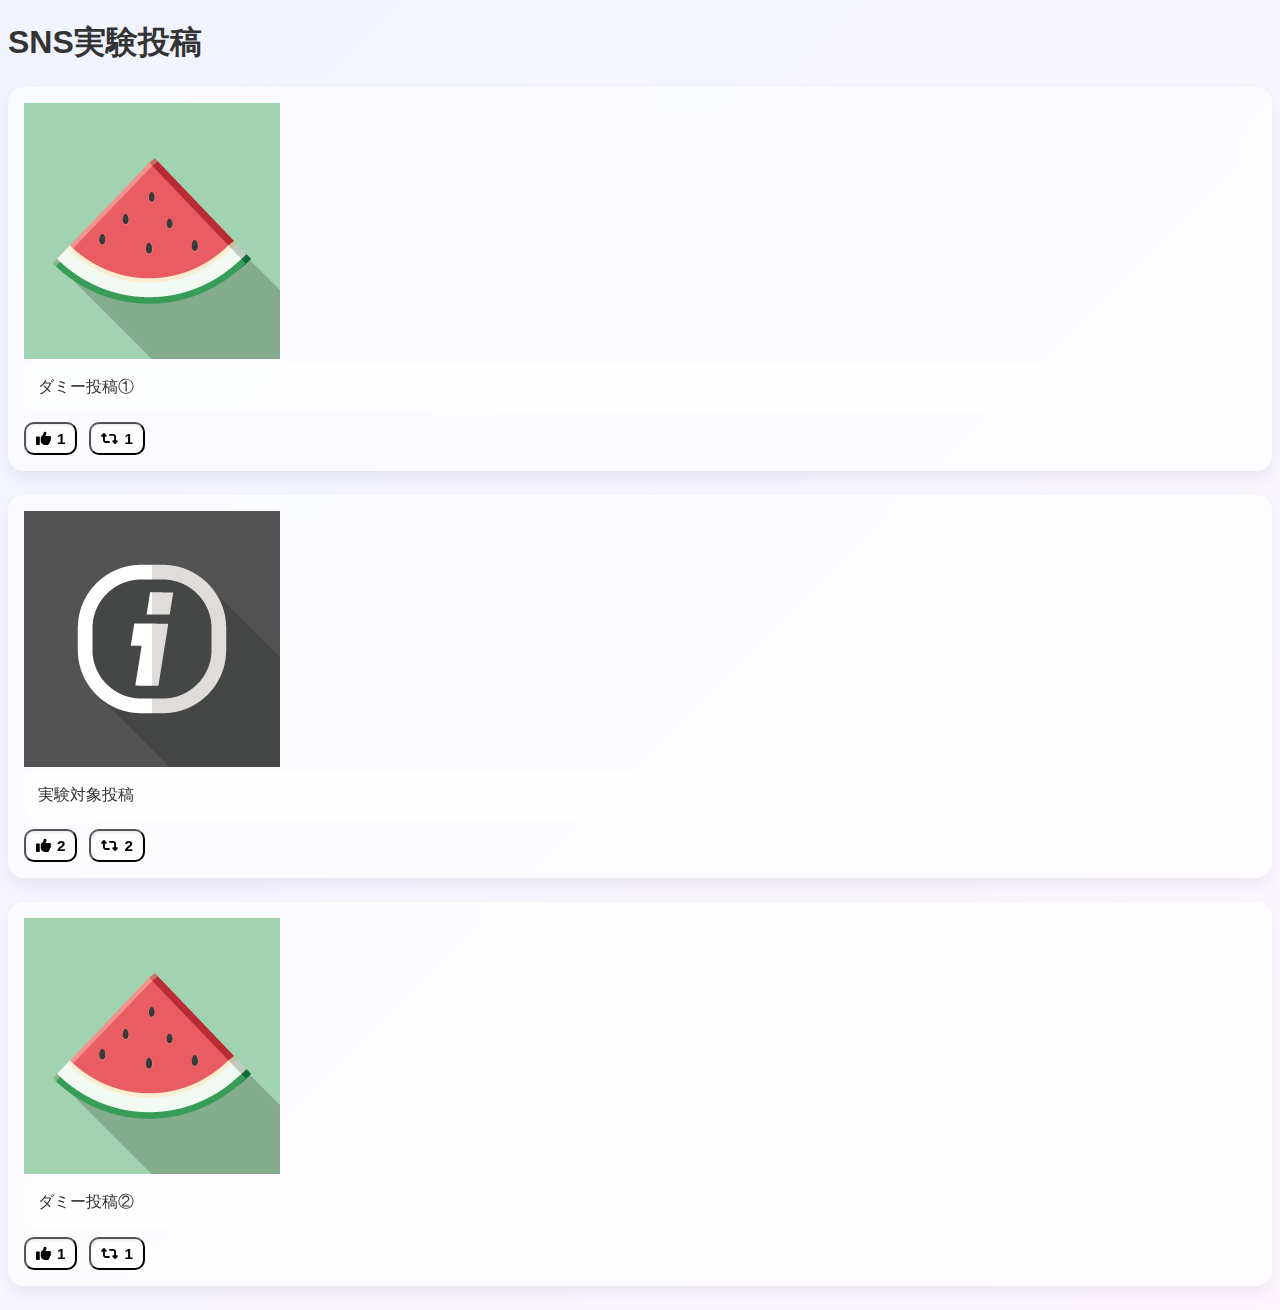
<file: index.html>
<!DOCTYPE html>
<html lang="ja">
<head>
  <meta charset="UTF-8" />
  <meta name="viewport" content="width=device-width, initial-scale=1.0" />
  <title>SNS実験ページ</title>
  <link rel="stylesheet" href="style.css" />
  <link rel="stylesheet" href="https://cdnjs.cloudflare.com/ajax/libs/font-awesome/6.4.0/css/all.min.css" />
</head>
<body>
  <h1>SNS実験投稿</h1>

  <!-- ダミー投稿① -->
  <div class="post" data-postid="dummy1">
    <img src="dummy1_icon.png" alt="ユーザーアイコン" class="icon" />
    <div class="post-content">
      <div class="message">ダミー投稿①</div>
      <div class="actions">
        <button class="like-btn"><i class="fas fa-thumbs-up"></i> <span class="count">1</span></button>
        <button class="share-btn"><i class="fas fa-retweet"></i> <span class="count">1</span></button>
      </div>
    </div>
  </div>

  <!-- 実験対象投稿 -->
  <div class="post" data-postid="target">
    <img src="target_icon.png" alt="ユーザーアイコン" class="icon" />
    <div class="post-content">
      <div class="message">実験対象投稿</div>
      <div class="actions">
        <button class="like-btn"><i class="fas fa-thumbs-up"></i> <span class="count">2</span></button>
        <button class="share-btn"><i class="fas fa-retweet"></i> <span class="count">2</span></button>
      </div>
    </div>
  </div>

  <!-- ダミー投稿② -->
  <div class="post" data-postid="dummy2">
    <img src="dummy2_icon.png" alt="ユーザーアイコン" class="icon" />
    <div class="post-content">
      <div class="message">ダミー投稿②</div>
      <div class="actions">
        <button class="like-btn"><i class="fas fa-thumbs-up"></i> <span class="count">1</span></button>
        <button class="share-btn"><i class="fas fa-retweet"></i> <span class="count">1</span></button>
      </div>
    </div>
  </div>

  <script type="module" src="main.js"></script>
</body>
</html>
</file>
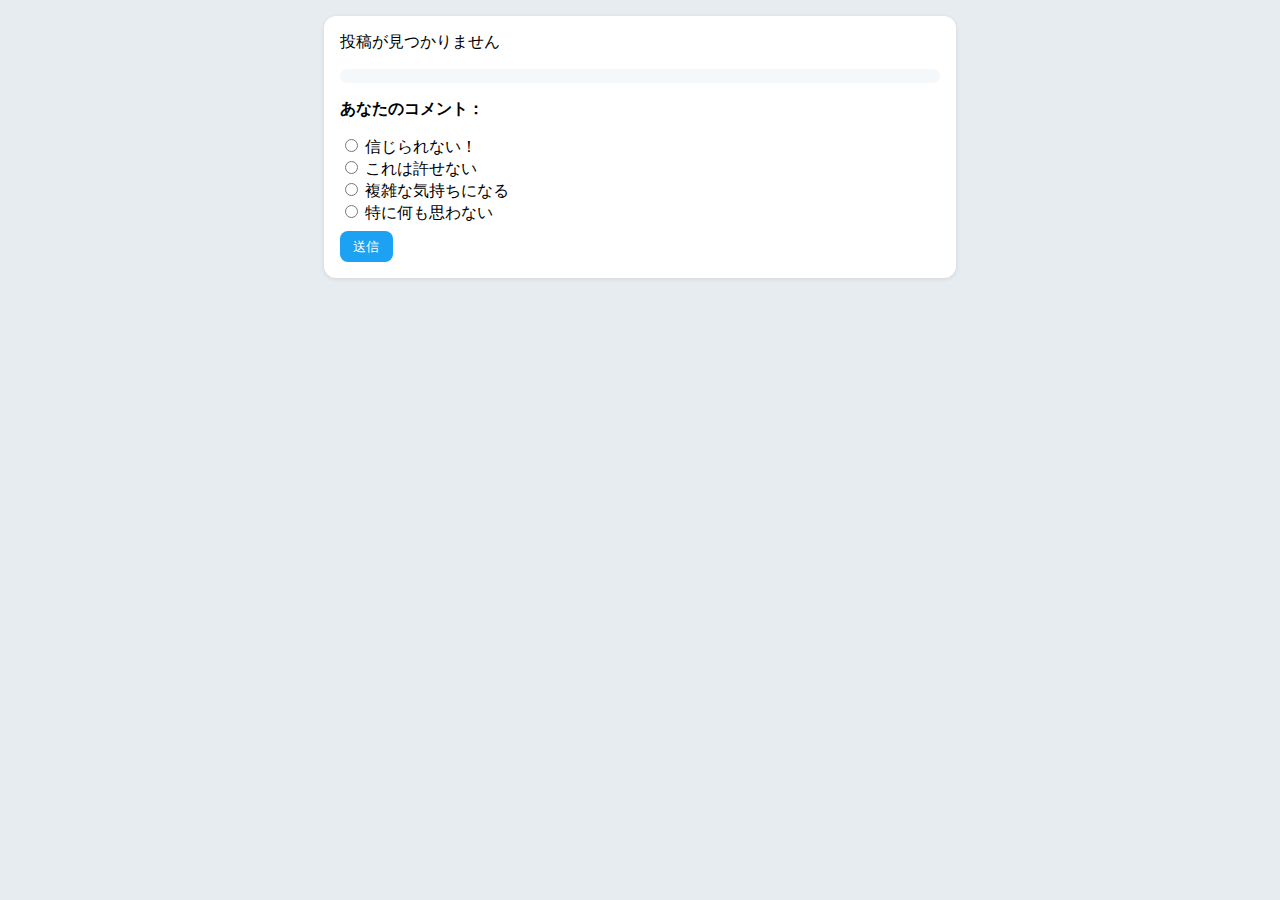
<file: detail.html>
<!DOCTYPE html>
<html lang="ja">
<head>
  <meta charset="UTF-8" />
  <meta name="viewport" content="width=device-width, initial-scale=1.0" />
  <title>投稿詳細</title>
  <style>
    body {
      font-family: sans-serif;
      background-color: #e6ecf0;
      margin: 0;
      padding: 1em;
    }

    .container {
      max-width: 600px;
      margin: auto;
      background-color: white;
      padding: 1em;
      border-radius: 12px;
      box-shadow: 0 1px 4px rgba(0, 0, 0, 0.1);
    }

    .content {
      margin-bottom: 1em;
    }

    .comments {
      background-color: #f5f8fa;
      padding: 0.5em;
      border-radius: 8px;
      font-size: 0.9em;
      margin-bottom: 1em;
    }

    .input-area {
      margin-top: 1em;
    }

    button {
      margin-top: 0.5em;
      padding: 0.5em 1em;
      background-color: #1da1f2;
      color: white;
      border: none;
      border-radius: 8px;
      cursor: pointer;
    }
  </style>
</head>
<body>
  <div class="container">
    <div class="content" id="post-content">
      投稿内容を読み込み中…
    </div>

    <div class="comments" id="existing-comments">
      コメントを読み込み中…
    </div>

    <div class="input-area">
      <p><strong>あなたのコメント：</strong></p>
      <form id="comment-form">
        <label><input type="radio" name="comment" value="信じられない！"> 信じられない！</label><br>
        <label><input type="radio" name="comment" value="これは許せない"> これは許せない</label><br>
        <label><input type="radio" name="comment" value="複雑な気持ちになる"> 複雑な気持ちになる</label><br>
        <label><input type="radio" name="comment" value="特に何も思わない"> 特に何も思わない</label><br>
        <button type="submit">送信</button>
      </form>
    </div>
  </div>

  <script>
    const GAS_URL = "https://script.google.com/macros/s/AKfycbzFa4N3O9UC8_fJsKIAn4Kzc2MxBDmaojw7ecTeEWYk_pJsWVjYWFTL3kITrnbRkXWHcQ/exec";

    const params = new URLSearchParams(window.location.search);
    const postId = params.get("post");

    // 投稿内容とコメント一覧（仮）
    const postContentMap = {
      dummy1: "これはダミー投稿①の詳細内容です。",
      target: "これは<strong>実験対象投稿</strong>の詳細内容です。加害者に関する情報が含まれます。",
      dummy2: "これはダミー投稿②の詳細内容です。"
    };

    const commentMap = {
      dummy1: ["ダミー1への反応その1", "ダミー1への反応その2"],
      target: ["ひどすぎる", "もっと知りたい", "誰が悪いのか考えさせられる"],
      dummy2: ["ダミー2のコメント1", "ダミー2のコメント2"]
    };

    document.getElementById("post-content").innerHTML = postContentMap[postId] || "投稿が見つかりません";
    const commentList = commentMap[postId] || [];
    document.getElementById("existing-comments").innerHTML = commentList.map(c => `<p>${c}</p>`).join("");

   document.getElementById("comment-form").addEventListener("submit", function(e) {
  e.preventDefault();

  const selected = document.querySelector('input[name="comment"]:checked');
  if (!selected) {
    alert("コメントを選んでください！");
    return;
  }

  const comment = selected.value;
  const participantId = localStorage.getItem("participant_id") || "unknown";
  const action = "comment";
  const postId = new URLSearchParams(window.location.search).get("post") || "unknown";

  const params = new URLSearchParams();
  params.append("participant_id", participantId);
  params.append("post_id", postId);
  params.append("action", action);
  params.append("comment", comment);

  fetch("https://script.google.com/macros/s/AKfycbyM4tbACSjjWj6_7KnUYAQOwfaN8bcVCG32JnrZof_eKLUmb1VMlDX2kjMBT3bwTY1CWg/exec", {
    method: "POST",
    headers: {
      "Content-Type": "application/x-www-form-urlencoded"
    },
    body: params
  })
  .then(res => res.text())
  .then(text => {
    alert("コメントを送信しました！");
  })
  .catch(err => {
    alert("送信に失敗しました。");
    console.error("送信エラー:", err);
  });
});
  </script>
</body>
</html>
</file>
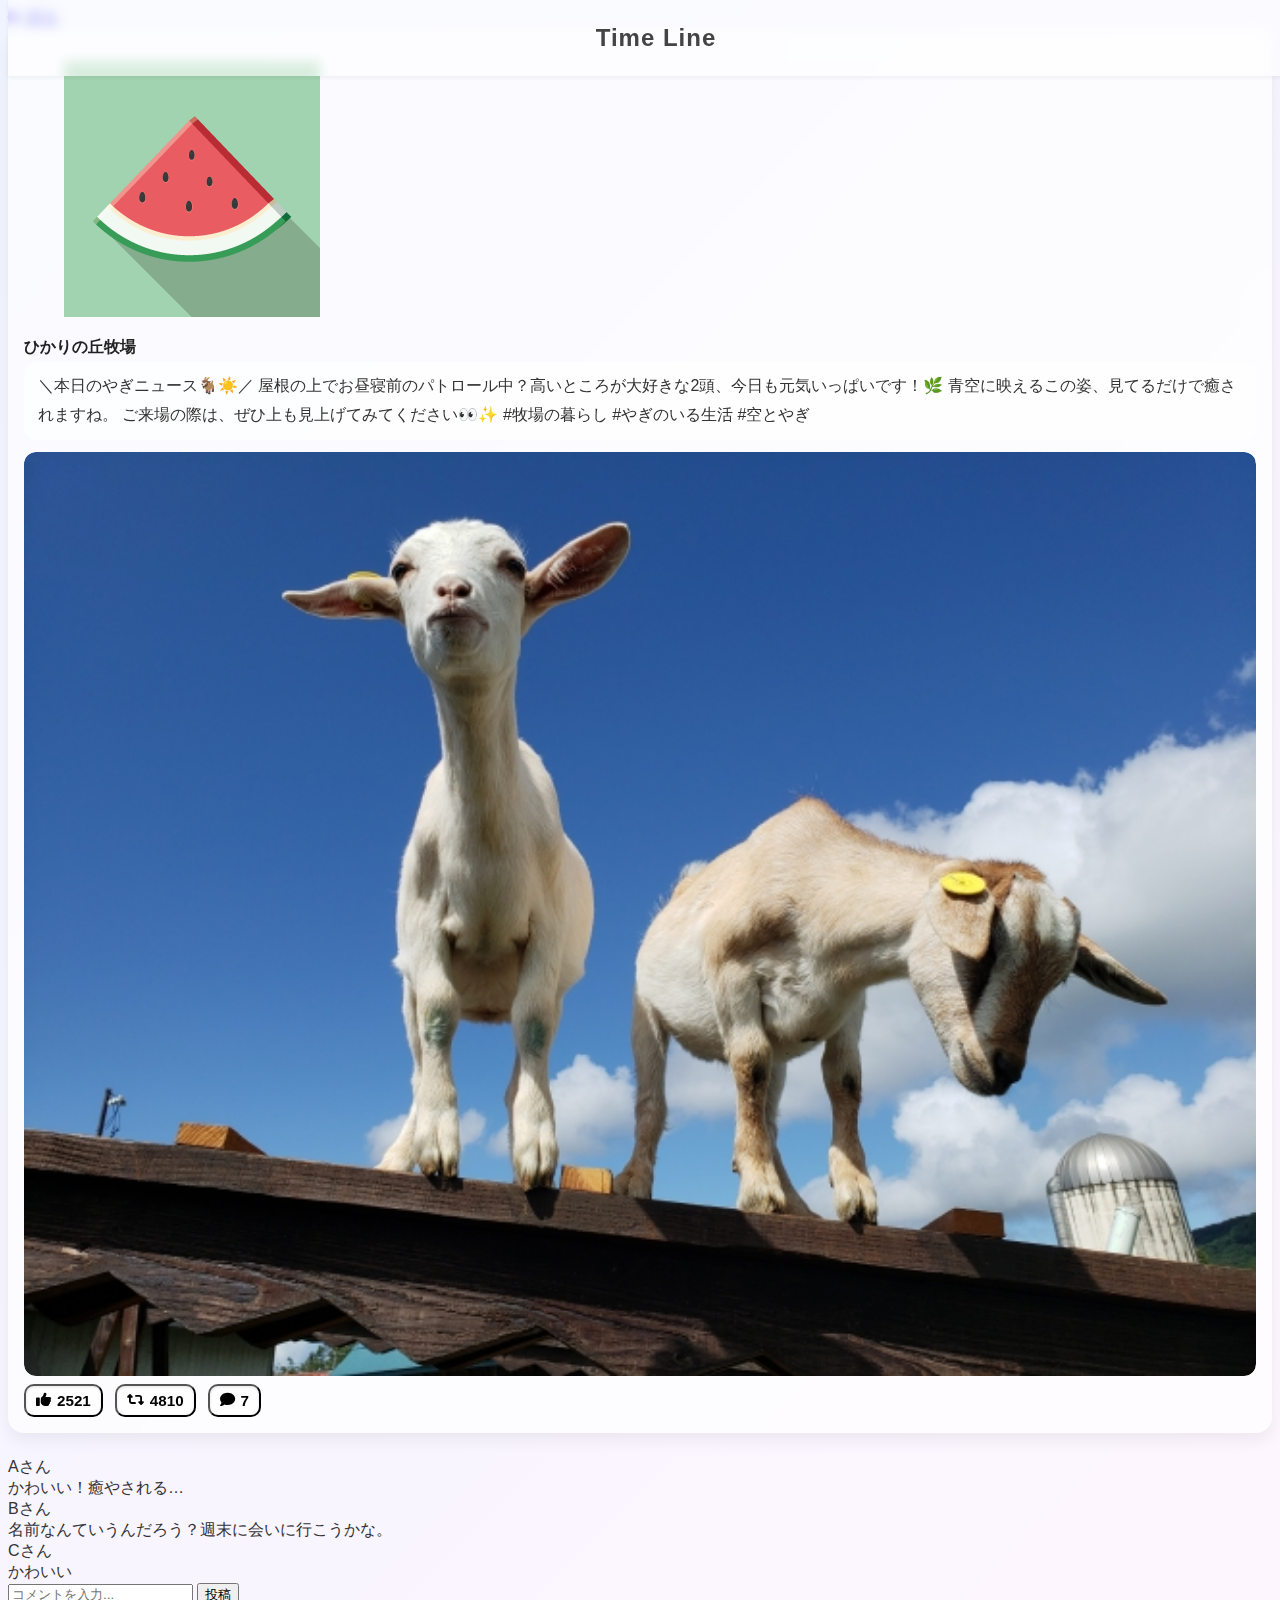
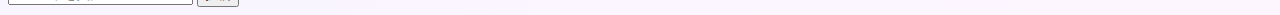
<file: dummy1_post.html>
<!DOCTYPE html>
<html lang="ja">
<head>
  <meta charset="UTF-8" />
  <meta name="viewport" content="width=device-width, initial-scale=1.0" />
  <title>Dummy Post ① | Butter SNS</title>
  <!-- 共通スタイル -->
  <link href="https://cdnjs.cloudflare.com/ajax/libs/font-awesome/6.4.0/css/all.min.css" rel="stylesheet"/>
  <link rel="stylesheet" href="style.css">
</head>
<body>
 <div class="fixed-header">
  <h1 class="timeline-title">Time Line</h1>
 </div>
<!-- 戻るボタン（bodyの最初に配置） -->
<div class="back-button">
  <a href="main.html">
    <i class="fas fa-arrow-left"></i> 戻る
  </a>
</div>

<div class="post-detail">
<!-- 投稿カード①（修正版） -->
<div class="box post" data-postid="dummy1">
  <article class="media">
    <figure class="media-left">
      <p class="image is-48x48">
        <img alt="アイコン" class="is-rounded" src="dummy1_icon.png" />
      </p>
    </figure>

    <div class="media-content">
      <!-- 投稿本文＋画像全体をリンクにする -->
      <p class="username">ひかりの丘牧場</p>
        <div class="content message">
          ＼本日のやぎニュース🐐☀️／
          屋根の上でお昼寝前のパトロール中？高いところが大好きな2頭、今日も元気いっぱいです！🌿
          青空に映えるこの姿、見てるだけで癒されますね。
          ご来場の際は、ぜひ上も見上げてみてください👀✨ #牧場の暮らし #やぎのいる生活 #空とやぎ
        </div>
        <div class="post-image-container single">
          <img alt="投稿画像" src="dummy1_image.jpg" />
        </div>

      <!-- アクションボタンはリンクの外に出す -->
      <div class="actions">
        <button class="like-btn button is-light">
          <i class="fas fa-thumbs-up"></i><span class="count">2521</span>
        </button>
        <button class="share-btn button is-light">
          <i class="fas fa-retweet"></i><span class="count">4810</span>
        </button>
        <button class="comment-btn button is-light">
          <i class="fas fa-comment"></i><span class="count">7</span>
        </button>
      </div>
    </div>
  </article>
</div>

    <div class="comment">
      <div class="user">Aさん</div>
      <div class="text">かわいい！癒やされる…</div>
    </div>
    <div class="comment">
      <div class="user">Bさん</div>
      <div class="text">名前なんていうんだろう？週末に会いに行こうかな。</div>
    </div>
    <div class="comment">
      <div class="user">Cさん</div>
      <div class="text">かわいい</div>
    </div>


  <div class="fixed-input">
    <input type="text" placeholder="コメントを入力..." />
    <button>投稿</button>
  </div>
</div>
</body>
</html>
</file>
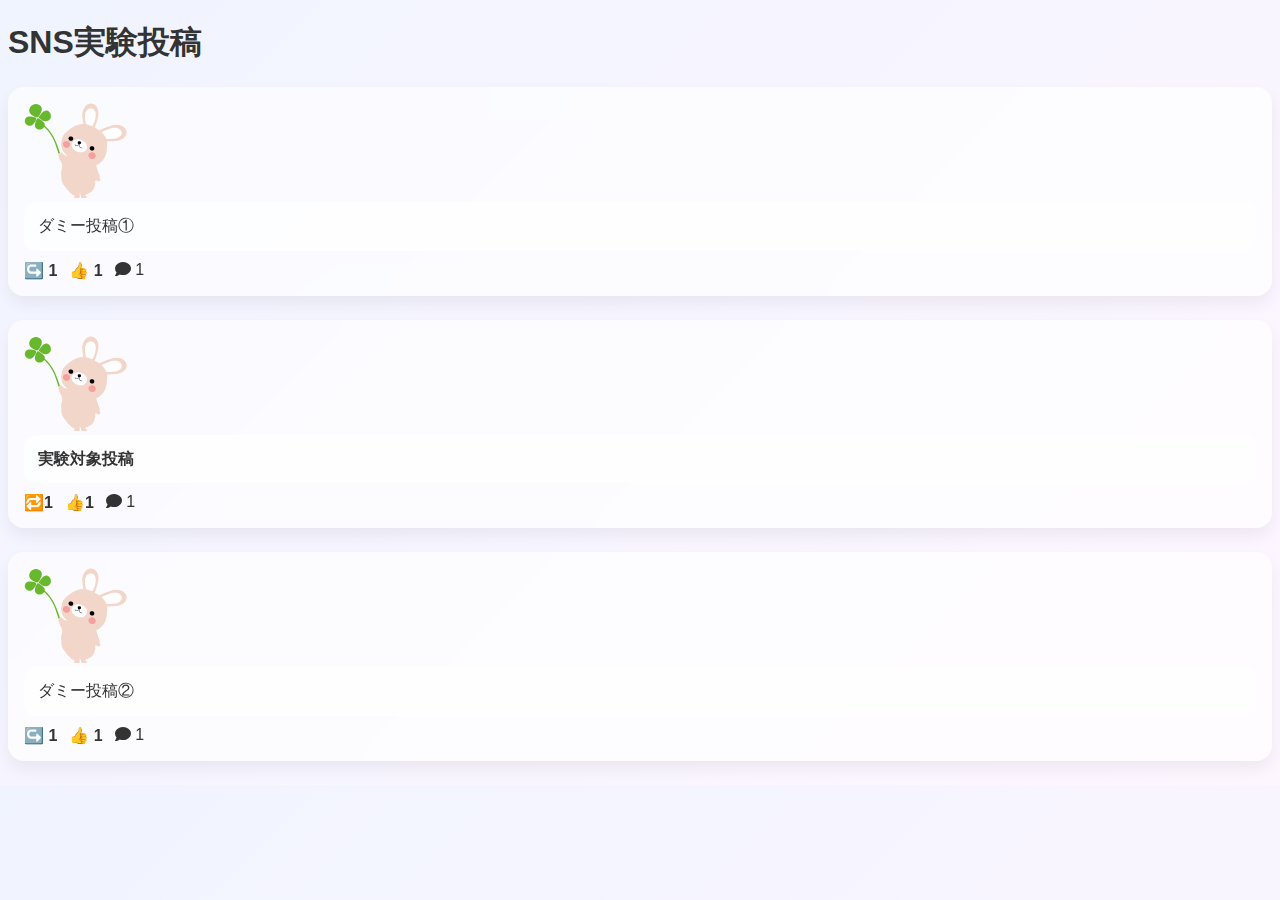
<file: index.html.html>
<!DOCTYPE html>
<html lang="ja">
<head>
  <meta charset="UTF-8" />
  <meta name="viewport" content="width=device-width, initial-scale=1.0" />
  <title>SNS実験ページ</title>
  <link rel="stylesheet" href="style.css" />
  <link rel="stylesheet" href="https://cdnjs.cloudflare.com/ajax/libs/font-awesome/6.4.0/css/all.min.css" />
</head>
<body>
  <h1>SNS実験投稿</h1>

  <!-- 投稿① -->
  <div class="post">
    <img src="avatar.png" alt="ユーザーアイコン" class="icon" />
    <div class="post-content">
      <div class="message">ダミー投稿①</div>
      <div class="actions">
        <span class="repost-btn" data-postid="post1">↪️ <span class="count">1</span></span>
        <span class="like-btn" data-postid="post1">👍 <span class="count">1</span></span>
        <span><i class="fas fa-comment"></i> 1</span>
      </div>
    </div>
  </div>

  <!-- 投稿② -->
  <div class="post">
    <img src="avatar.png" alt="ユーザーアイコン" class="icon" />
    <div class="post-content">
      <div class="message"><strong>実験対象投稿</strong></div>
      <div class="actions">
       <span class="repost-btn" data-postid="target">🔁<span class="count">1</span></span>
       <span class="like-btn" data-postid="target">👍<span class="count">1</span></span>
       <span><i class="fas fa-comment"></i> 1</span>
      </div>
    </div>
  </div>

  <!-- 投稿③ -->
  <div class="post">
    <img src="avatar.png" alt="ユーザーアイコン" class="icon" />
    <div class="post-content">
      <div class="message">ダミー投稿②</div>
      <div class="actions">
        <span class="repost-btn" data-postid="post1">↪️ <span class="count">1</span></span>
        <span class="like-btn" data-postid="post1">👍 <span class="count">1</span></span>
        <span><i class="fas fa-comment"></i> 1</span>
      </div>
    </div>
  </div>

  <script type="module" src="main.js"></script>
</body>
</html>
</file>
<file: style.css>
/* ====== 共通 ====== */
/* === ヘッダー === */
.fixed-header {
  position: fixed;
  top: 0;
  width: 100%;
  background: rgba(255, 255, 255, 0.6);
  backdrop-filter: blur(6px);
  z-index: 999;
  text-align: center;
  padding: 0.5em;
  box-shadow: 0 2px 4px rgba(0, 0, 0, 0.05);
}

.timeline-title {
  font-family: 'Segoe UI', 'Helvetica Neue', sans-serif;
  font-size: 1.5rem;
  font-weight: bold;
  color: #444;
  letter-spacing: 1px;
}

/* === 背景と全体設定 === */
body {
  background: linear-gradient(135deg, #f0f4ff, #fef6ff);
  font-family: 'Helvetica Neue', sans-serif;
  color: #333;
}

/* === 投稿リストの中央寄せ＆最大幅 === */
.post-list {
  max-width: 600px;
  margin: 0 auto;
  margin-top: 3.5em;
  padding: 1rem;
}

/* === 投稿カード === */
.post {
  background: rgba(255, 255, 255, 0.65);
  backdrop-filter: blur(12px);
  border-radius: 16px;
  box-shadow: 0 8px 16px rgba(0, 0, 0, 0.06);
  padding: 1rem;
  margin-bottom: 1.5rem;
  transition: transform 0.3s ease;
}

.post:hover {
  transform: translateY(-4px);
}

a.post {
  color: inherit;
  text-decoration: none;
}

a:focus,
a:active,
a:focus-visible {
  outline: none !important;
  box-shadow: none !important;
}

/* === 投稿本文 === */
.message {
  padding: 10px 14px;
  background-color: rgba(255, 255, 255, 0.55);
  border-radius: 12px;
  margin-bottom: 10px;
  line-height: 1.8;
  white-space: normal;
  word-break: break-word;
}

/* === アクションボタン群 === */
.actions {
  display: flex;
  gap: 12px;
  flex-wrap: wrap;
  margin-top: 8px;
}

.actions button {
  display: flex;
  align-items: center;
  gap: 6px;
  font-size: 0.95rem;
  padding: 6px 10px;
  border-radius: 10px;
  background: rgba(255, 255, 255, 0.6);
  box-shadow: inset 0 1px 3px rgba(0, 0, 0, 0.1);
  transition: background 0.2s, transform 0.2s;
}

.actions button:hover {
  transform: scale(1.05);
}

/* === トグル時の色変化 === */
.like-btn.active {
  color: #1da1f2;
}

.share-btn.active {
  color: #2ecc71;
}

.comment-btn.active {
  color: #9b59b6;
}

/* === ボタンのアイコン付き数字 === */
.count {
  font-weight: bold;
}

/* === 投稿画像 === */
.post-image-container {
  margin-top: 12px;
  display: flex;
  flex-wrap: wrap;
  gap: 8px;
  border-radius: 12px;
  overflow: hidden;
}

/* 画像1枚用 */
.post-image-container.single img {
  width: 100%;
  border-radius: 12px;
  object-fit: cover;
}

.post-image-container.double img {
  width: calc(50% - 4px);
  border-radius: 12px;
  object-fit: cover;
  display: flex;
}

/* ユーザー名の表示 */
.username {
  font-weight: bold;
  font-size: 1rem;
  margin-bottom: 4px;
  color: #222;
}
/* === モバイル対応 === */
@media screen and (max-width: 768px) {
  .post-list {
    max-width: 100%;
    padding: 0.5rem 0.5rem;
  }

  .message {
    font-size: 14px;
    color: #222; 
  }

  .actions {
    gap: 8px;
  }

  .actions button {
    font-size: 0.85rem;
    padding: 4px 8px;
  }
}
</file>
